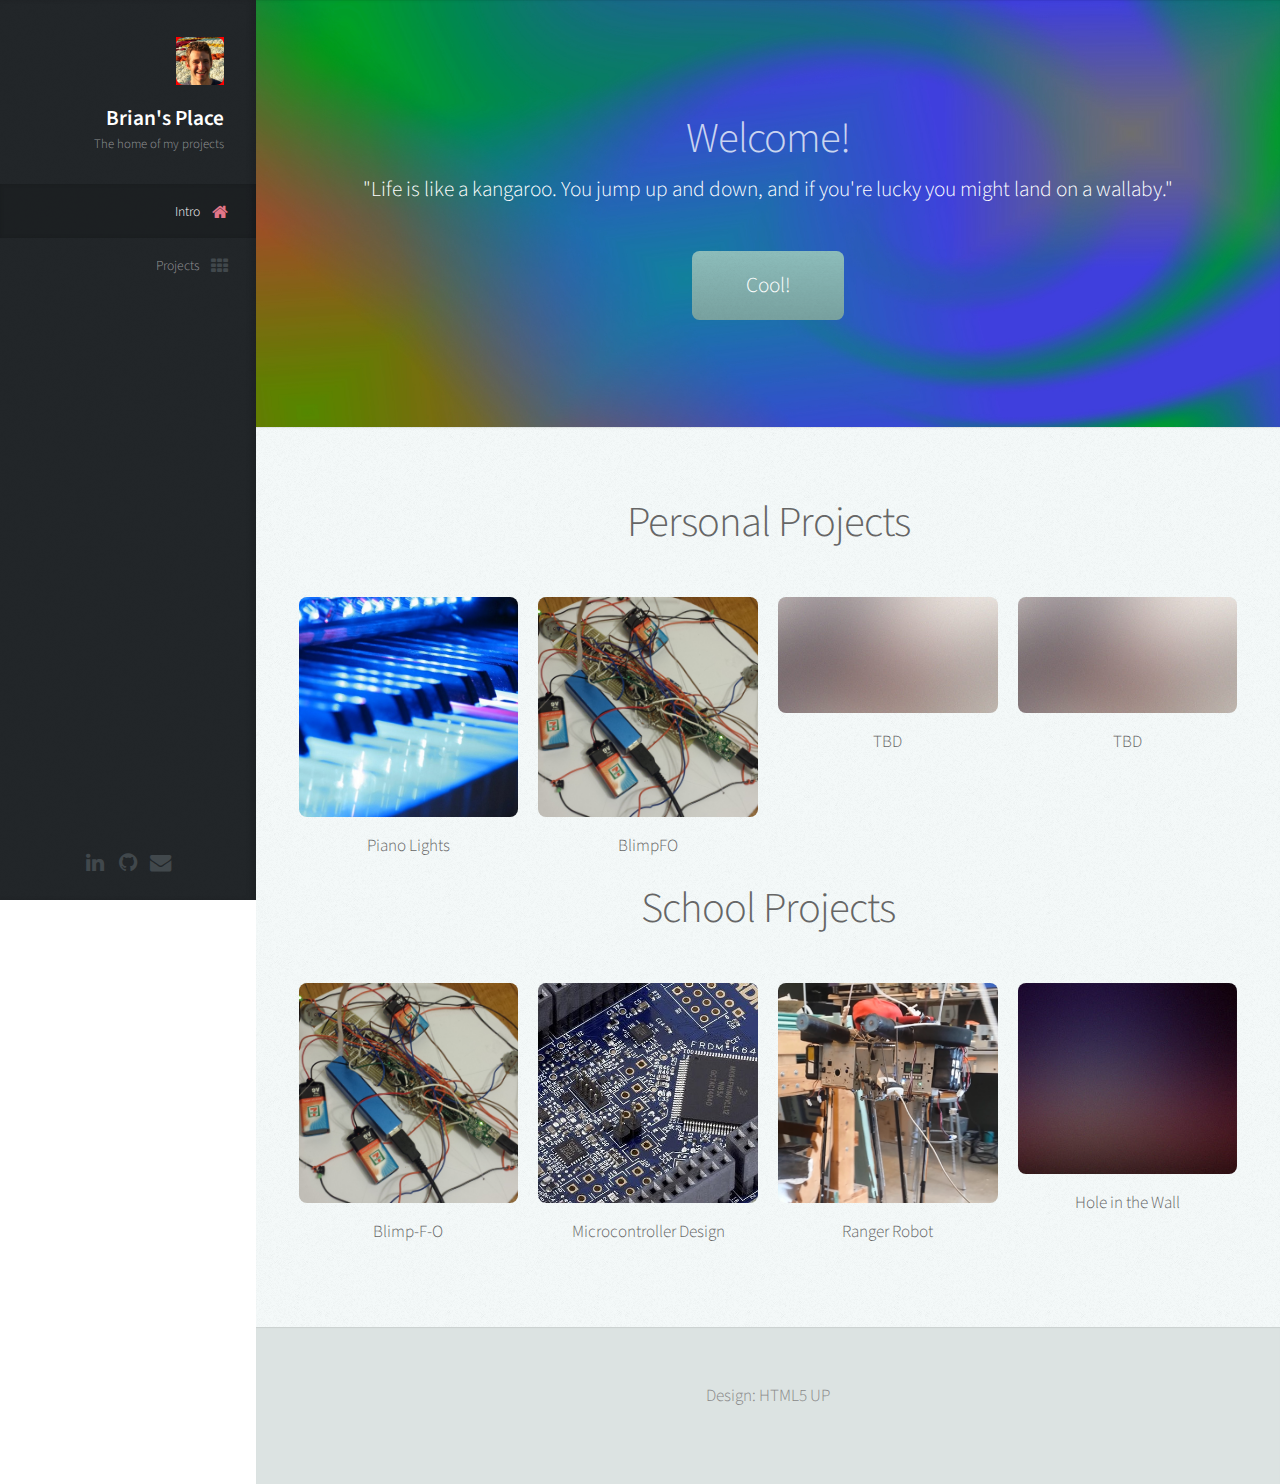
<file: index.html>
<!DOCTYPE HTML>
<!--
	Prologue by HTML5 UP 
	html5up.net | @ajlkn
	Free for personal and commercial use under the CCA 3.0 license (html5up.net/license)
-->
<html>
	<head>
		<link rel="icon" type="image/png" href="images/favicon-16x16.png" sizes="16x16" />
		<title>Brian's Place</title>
		<meta charset="utf-8" />
		<meta name="viewport" content="width=device-width, initial-scale=1" />
		<!--[if lte IE 8]><script src="assets/js/ie/html5shiv.js"></script><![endif]-->
		<link rel="stylesheet" href="assets/css/main.css" />
		<!--[if lte IE 8]><link rel="stylesheet" href="assets/css/ie8.css" /><![endif]-->
		<!--[if lte IE 9]><link rel="stylesheet" href="assets/css/ie9.css" /><![endif]-->
	</head>
	<body>

		<!-- Header -->
			<div id="header">

				<div class="top">

					<!-- Logo -->
						<div id="logo">
							<span class="image avatar48"><img src="images/me.jpg" alt="" /></span>
							<h1 id="title">Brian's Place</h1>
							<p>The home of my projects</p>
						</div>

					<!-- Nav -->
						<nav id="nav">
							<!--

								Prologue's nav expects links in one of two formats:

								1. Hash link (scrolls to a different section within the page)

								   <li><a href="#foobar" id="foobar-link" class="icon fa-whatever-icon-you-want skel-layers-ignoreHref"><span class="label">Foobar</span></a></li>

								2. Standard link (sends the user to another page/site)

								   <li><a href="http://foobar.tld" id="foobar-link" class="icon fa-whatever-icon-you-want"><span class="label">Foobar</span></a></li>

							-->
							<ul>
								<li><a href="#top" id="top-link" class="skel-layers-ignoreHref"><span class="icon fa-home">Intro</span></a></li>
								<li><a href="#projects" id="projects-link" class="skel-layers-ignoreHref"><span class="icon fa-th">Projects</span></a></li>
							</ul>
						</nav>

				</div>

				<div class="bottom">
					<!-- Social Icons -->
						<ul class="icons">
							<li><a href="https://www.linkedin.com/in/brianritchken" class="icon fa-linkedin" ><span class="label">LinkedIn</span></a></li>
							<li><a href="https://github.com/britchken" class="icon fa-github"><span class="label">Githube</span></a></li>
							<li><a href="mailto:bjr96@cornell.edu" class="icon fa-envelope"><span class="label">Email</span></a></li>
						</ul>

				</div>

			</div>

		<!-- Main -->
			<div id="main">

				<!-- Intro -->
					<section id="top" class="one dark cover">
						<div class="container">

							<header>
								<h2 class="alt">Welcome!</h2>
								<a>"Life is like a kangaroo. You jump up and down, and if you're lucky you might land on a wallaby."</a>
							</header>

							<footer>
								<a href="#projects" class="button scrolly">Cool!</a>
							</footer>

						</div>
					</section>

				<!-- projects -->
					<section id="projects" class="two">
						<div class="container">

							<header>
								<h2>Personal Projects</h2>
							</header>

							<div class="row">
								<div class="3u 6u(mobile)">
									<article class="item">
										<a href="piano-lights.html" class="image fit"><img src="images/piano.JPG" alt="" /></a>
										<header>
											<h3>Piano Lights</h3>
										</header>
									</article>
								</div>
								<div class="3u 6u$(mobile)">
									<article class="item">
										<a href="BlimpFO.html" class="image fit"><img src="images/pic01.jpg" alt="" /></a>
										<header>
											<h3>BlimpFO</h3>
										</header>
									</article>
								</div>
								<div class="3u 6u(mobile)">
									<article class="item">
										<a href="#" class="image fit"><img src="images/pic06.jpg" alt="" /></a>
										<header>
											<h3>TBD</h3>
										</header>
									</article>
								</div>
								<div class="3u$ 6u$(mobile)">
									<article class="item">
										<a href="#" class="image fit"><img src="images/pic06.jpg" alt="" /></a>
										<header>
											<h3>TBD</h3>
										</header>
									</article>
								</div>
							</div>

							<header>
								<h2>School Projects</h2>
							</header>

							<div class="row">
								<div class="3u 6u(mobile)">
									<article class="item">
										<a href="blimpFO.html" class="image fit"><img src="images/pic01.jpg" alt="" /></a>
										<header>
											<h3>Blimp-F-O</h3>
										</header>
									</article>
								</div>
								<div class="3u 6u$(mobile)">
									<article class="item">
										<a href="3140.html" class="image fit"><img src="images/boardzoom.jpg" alt="" /></a>
										<header>
											<h3>Microcontroller Design</h3>
										</header>
									</article>
								</div>
								<div class="3u 6u(mobile)">
									<article class="item">
										<a href="ranger.html" class="image fit"><img src="images/ranger.png" alt="" /></a>
										<header>
											<h3>Ranger Robot</h3>
										</header>
									</article>
								</div>
								<div class="3u$ 6u$(mobile)">
									<article class="item">
									<article class="item">
										<a href="#" class="image fit"><img src="images/pic07.jpg" alt="" /></a>
										<header>
											<h3>Hole in the Wall</h3>
										</header>
									</article>
								</div>
							</div>

						</div>
					</section>
			</div>

		<!-- Footer -->
			<div id="footer">

				<!-- Copyright -->
					<ul class="copyright">
						<li>Design: <a href="http://html5up.net">HTML5 UP</a></li>
					</ul>

			</div>

		<!-- Scripts -->
			<script src="assets/js/jquery.min.js"></script>
			<script src="assets/js/jquery.scrolly.min.js"></script>
			<script src="assets/js/jquery.scrollzer.min.js"></script>
			<script src="assets/js/skel.min.js"></script>
			<script src="assets/js/util.js"></script>
			<!--[if lte IE 8]><script src="assets/js/ie/respond.min.js"></script><![endif]-->
			<script src="assets/js/main.js"></script>

	</body>
</html>
</file>
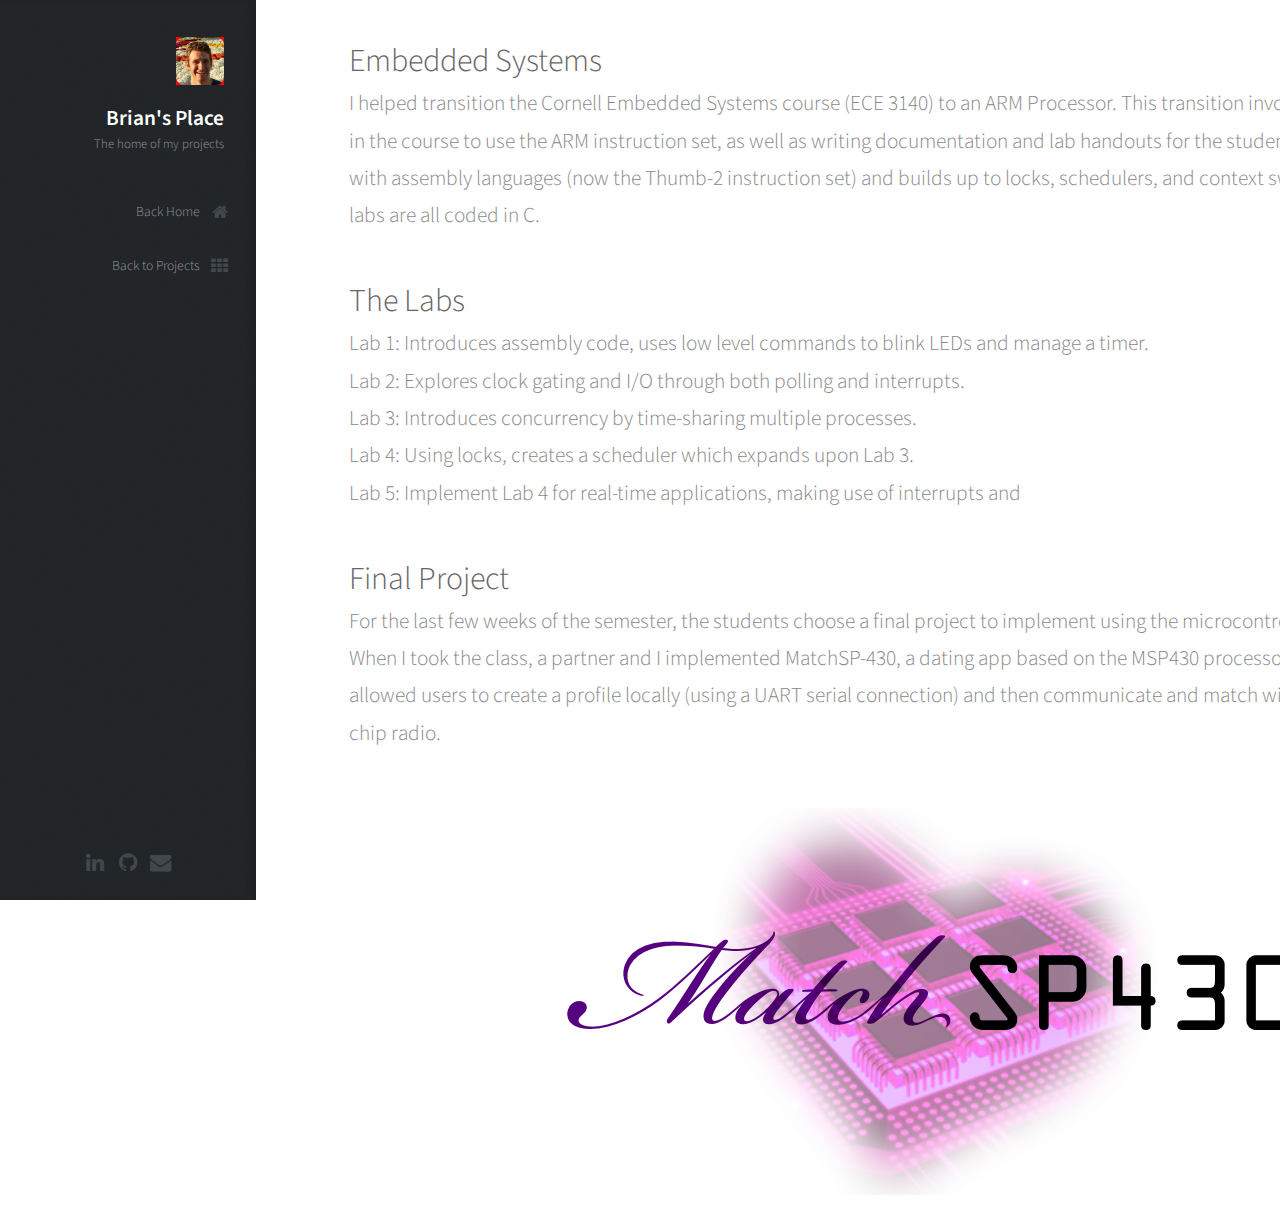
<file: 3140.html>
<!DOCTYPE HTML>
<!--
	TXT by HTML5 UP
	html5up.net | @n33co
	Free for personal and commercial use under the CCA 3.0 license (html5up.net/license)
-->
<html>
	<head>
		<link rel="icon" type="image/png" href="images/favicon-16x16.png" sizes="16x16" />
		<title>Brian - Piano Lights</title>
		<meta charset="utf-8" />
		<meta name="viewport" content="width=device-width, initial-scale=1" />
		<!--[if lte IE 8]><script src="assets/js/ie/html5shiv.js"></script><![endif]-->
		<link rel="stylesheet" href="assets/css/main.css" />
		<!--[if lte IE 8]><link rel="stylesheet" href="assets/css/ie8.css" /><![endif]-->
	</head>
	<body>
		<div id="header">
				<div class="top">
					<!-- Logo -->
						<div id="logo">
							<span class="image avatar48"><img src="images/me.jpg" alt="" /></span>
							<h1 id="title">Brian's Place</h1>
							<p>The home of my projects</p>
						</div>

					<!-- Nav -->
						<nav id="nav">
							<ul>
								<li><a href="index.html" id="top-link" class="skel-layers-ignoreHref"><span class="icon fa-home">Back Home</span></a></li>
								<li><a href="index.html#projects" id="portfolio-link" class="skel-layers-ignoreHref"><span class="icon fa-th">Back to Projects</span></a></li>
							</ul>
						</nav>
				</div>

				<div class="bottom">
					<!-- Social Icons -->
						<ul class="icons">
							<li><a href="https://www.linkedin.com/in/brianritchken" class="icon fa-linkedin" ><span class="label">LinkedIn</span></a></li>
							<li><a href="https://github.com/britchken" class="icon fa-github"><span class="label">Githube</span></a></li>
							<li><a href="mailto:bjr96@cornell.edu" class="icon fa-envelope"><span class="label">Email</span></a></li>
						</ul>

				</div>

			</div>

		<div id="page-wrapper">
			<!-- Main -->
				<div id="main-wrapper">
					<div id="main" class="container">
						<div class="row">
							<div class="12u">
								<div class="content">
									<div class="final-inner">

									<!-- Content -->
										<article class="box page-content">
										<br>
										<h3>Embedded Systems</h3>
										<p>I helped transition the Cornell Embedded Systems course (ECE 3140) to an ARM Processor. This transition involved adapting the 5 labs in the course to use the ARM instruction set, as well as writing documentation and lab handouts for the students. The course begins with assembly languages (now the Thumb-2 instruction set) and builds up to locks, schedulers, and context switching. The further labs are all coded in C.</p>

										<h3>The Labs</h3>
										<p>
											Lab 1: Introduces assembly code, uses low level commands to blink LEDs and manage a timer.
											<br>
											Lab 2: Explores clock gating and I/O through both polling and interrupts.
											<br>
											Lab 3: Introduces concurrency by time-sharing multiple processes.
											<br>
											Lab 4: Using locks, creates a scheduler which expands upon Lab 3.
											<br>
											Lab 5: Implement Lab 4 for real-time applications, making use of interrupts and 
											<br>
										</p>

										<h3>Final Project</h3>
										<p>For the last few weeks of the semester, the students choose a final project to implement using the microcontroller from the class. When I took the class, a partner and I implemented MatchSP-430, a dating app based on the MSP430 processor. This application allowed users to create a profile locally (using a UART serial connection) and then communicate and match with other users via the on-chip radio.
										<center>
											<img src="images/matchsp.png" alt="The logo for our project" />
										</center>

										</article>
									</div>
								</div>
							</div>
						</div>
					</div>
				</div>
		</div>

		<!-- Scripts -->
			<script src="assets/js/jquery.min.js"></script>
			<script src="assets/js/jquery.scrolly.min.js"></script>
			<script src="assets/js/jquery.scrollzer.min.js"></script>
			<script src="assets/js/skel.min.js"></script>
			<script src="assets/js/util.js"></script>
			<!--[if lte IE 8]><script src="assets/js/ie/respond.min.js"></script><![endif]-->
			<script src="assets/js/main.js"></script>

	</body>
</html>
</file>
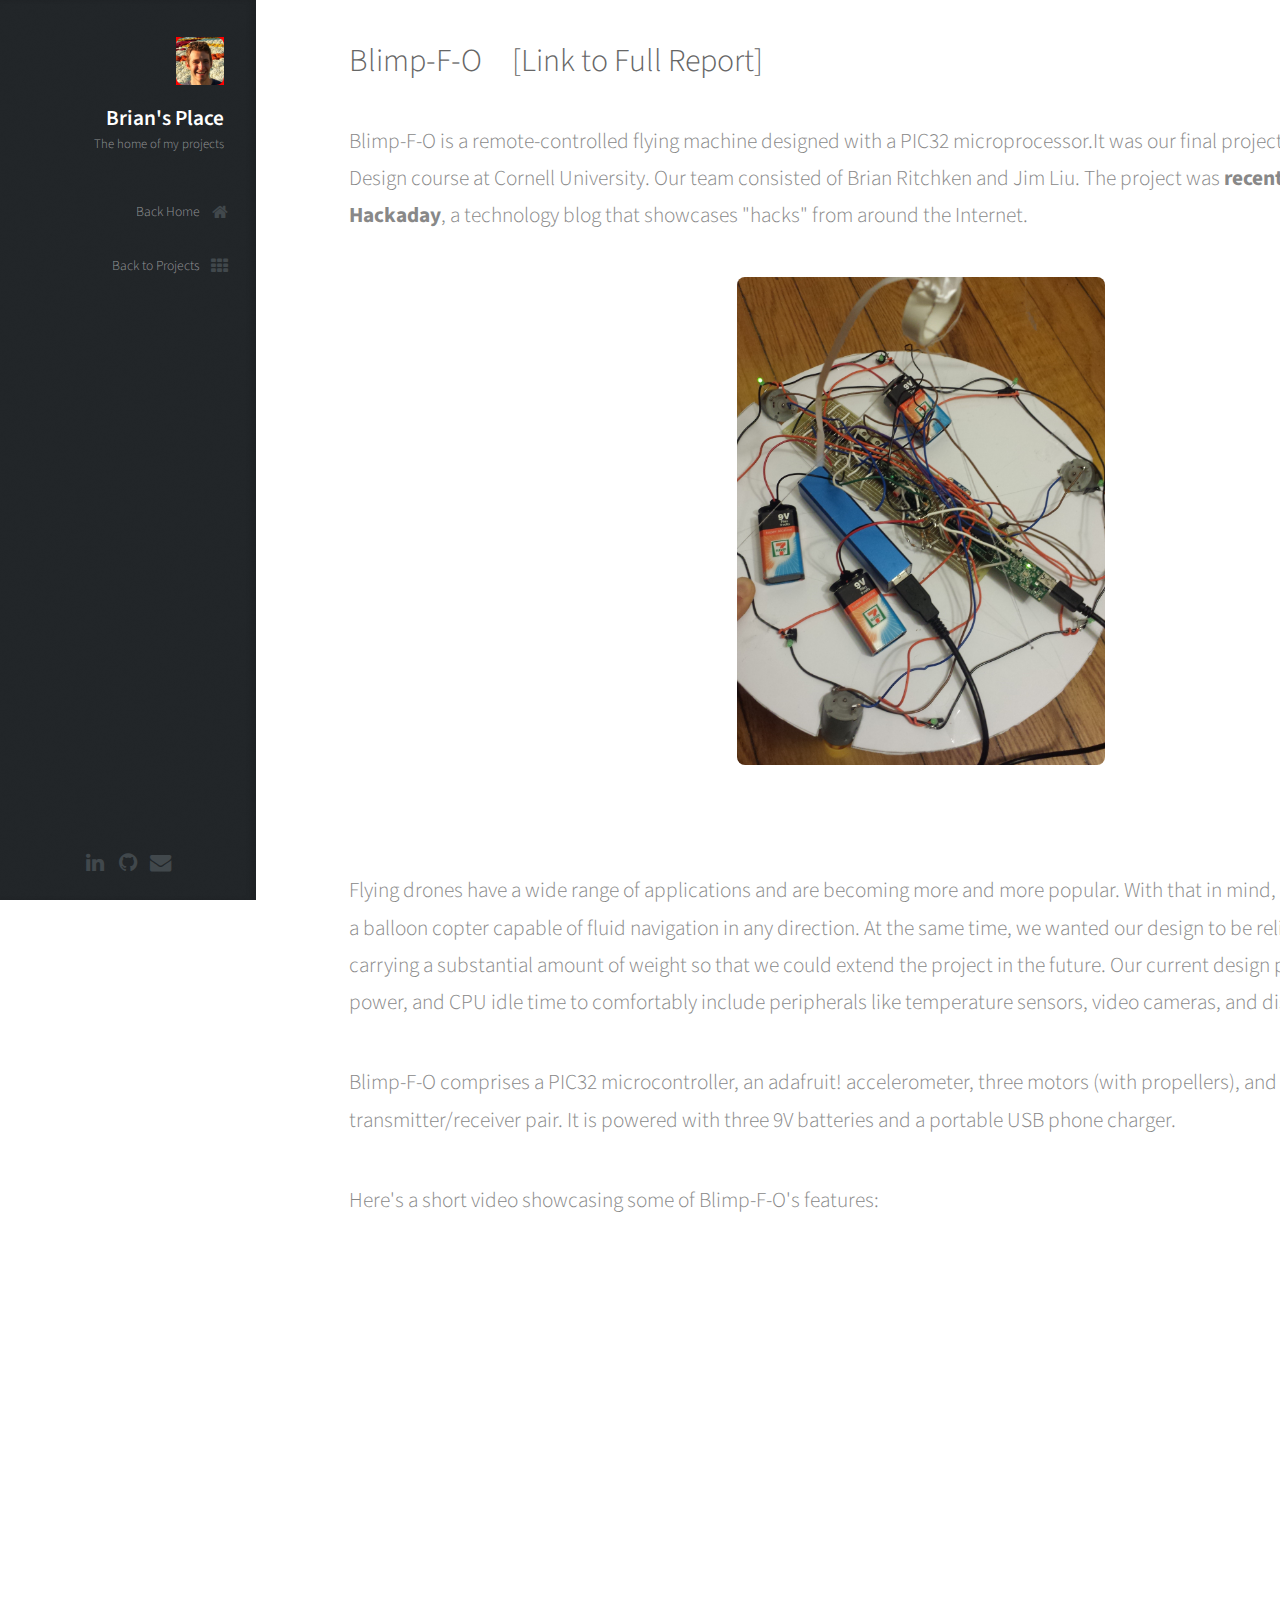
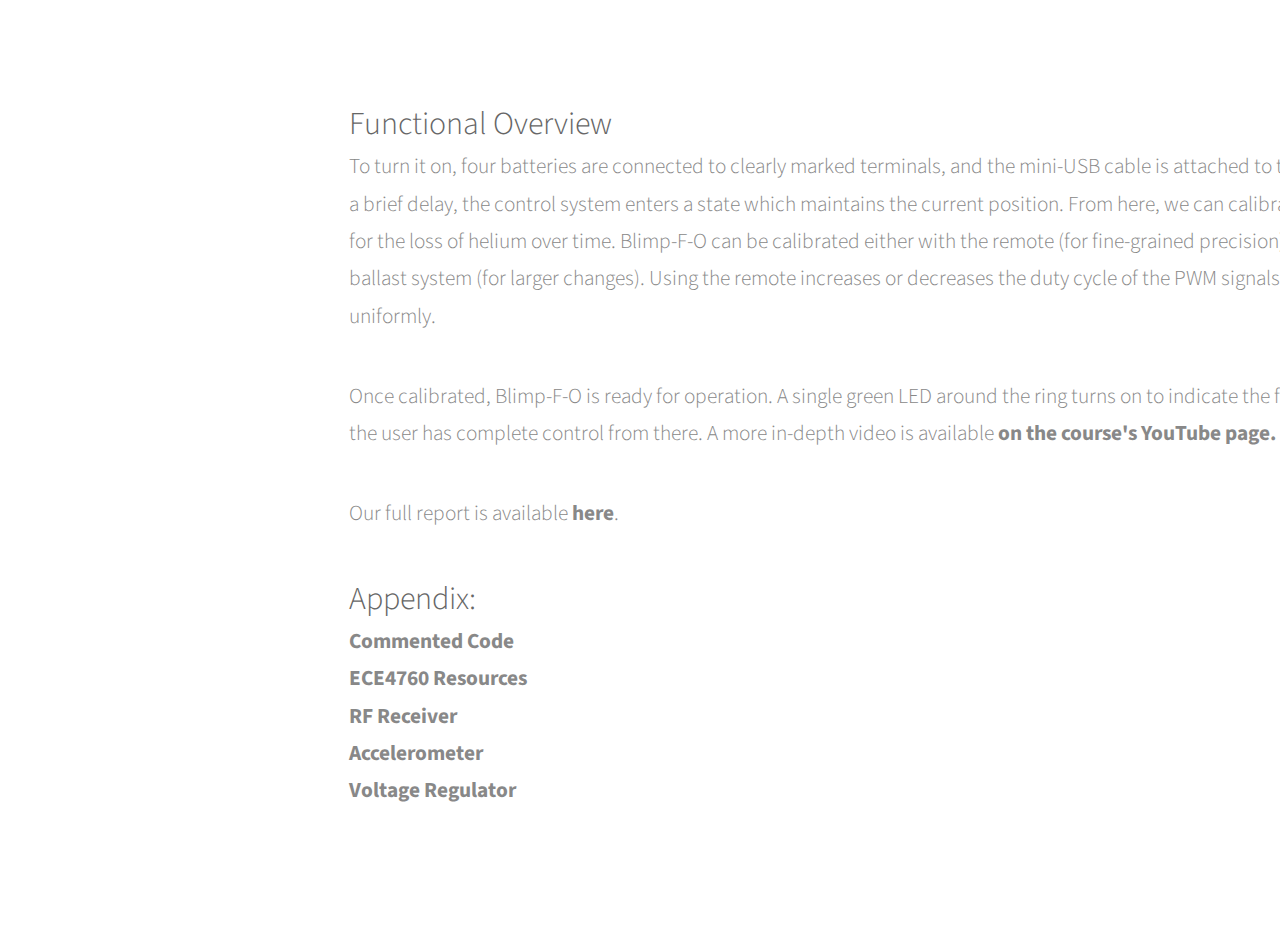
<file: BlimpFO.html>
<!DOCTYPE HTML>
<!--
	TXT by HTML5 UP
	html5up.net | @n33co
	Free for personal and commercial use under the CCA 3.0 license (html5up.net/license) 
-->
<html>
	<head>
		<link rel="icon" type="image/png" href="images/favicon-16x16.png" sizes="16x16" />
		<title>Brian - Blimp-F-O</title>
		<meta charset="utf-8" />
		<meta name="viewport" content="width=device-width, initial-scale=1" />
		<!--[if lte IE 8]><script src="assets/js/ie/html5shiv.js"></script><![endif]-->
		<link rel="stylesheet" href="assets/css/main.css" />
		<!--[if lte IE 8]><link rel="stylesheet" href="assets/css/ie8.css" /><![endif]-->
	</head>
	<body>
		<div id="header">
				<div class="top">
					<!-- Logo -->
						<div id="logo">
							<span class="image avatar48"><img src="images/me.jpg" alt="" /></span>
							<h1 id="title">Brian's Place</h1>
							<p>The home of my projects</p>
						</div>

					<!-- Nav -->
						<nav id="nav">
							<ul>
								<li><a href="index.html" id="top-link" class="skel-layers-ignoreHref"><span class="icon fa-home">Back Home</span></a></li>
								<li><a href="index.html#projects" id="portfolio-link" class="skel-layers-ignoreHref"><span class="icon fa-th">Back to Projects</span></a></li>
							</ul>
						</nav>
				</div>

				<div class="bottom">
					<!-- Social Icons -->
						<ul class="icons">
							<li><a href="https://www.linkedin.com/in/brianritchken" class="icon fa-linkedin" ><span class="label">LinkedIn</span></a></li>
							<li><a href="https://github.com/britchken" class="icon fa-github"><span class="label">Githube</span></a></li>
							<li><a href="mailto:bjr96@cornell.edu" class="icon fa-envelope"><span class="label">Email</span></a></li>
						</ul>

				</div>

			</div>

		<div id="page-wrapper">
			<!-- Main -->
				<div id="main-wrapper">
					<div id="main" class="container">
						<div class="row">
							<div class="12u">
								<div class="content">
									<div class="final-inner">
									<!-- Introduction -->
										<article class="box page-content">
											<section id="intro" class="two">
											<br>
											<h3 class="major"><span>Blimp-F-O &nbsp &nbsp <a href="http://people.ece.cornell.edu/land/courses/ece4760/FinalProjects/f2015/bjr96_jl2628/bjr96_jl2628/bjr96_jl2628/index.html"> [Link to Full Report]</a></span></h3>
											<br>

											<p>
													Blimp-F-O is a remote-controlled flying machine designed with a PIC32 microprocessor.It was our final project for the Microcontroller Design course at Cornell University. Our team consisted of Brian Ritchken and Jim Liu. The project was  <a class="blaster" href="http://hackaday.com/2015/12/25/you-need-a-self-righting-thrust-vector-balloon-copter/">recently featured on Hackaday</a>, a technology blog that showcases "hacks" from around the Internet.
											</p>
											<div class = "row">
												<div class = "4u 3u(mobile)">
												</div>
												<div class = "4u 6u(mobile)">
													<a href="images/overview.jpg" class="image featured"><img src="images/overview.jpg" alt="" /></a>
												</div>
												<div class = "4u 3u(mobile)">
												</div>
											</div>
												
												
											</section>

											<!-- Appendix -->
										<section id="appendix" class="seven">

											

											<p> Flying drones have a wide range of applications and are becoming more and more popular. With that in mind, we decided to construct a balloon copter capable of fluid navigation in any direction. At the same time, we wanted our design to be reliable and capable of carrying a substantial amount of weight so that we could extend the project in the future. Our current design provides enough thrust, power, and CPU idle time to comfortably include peripherals like temperature sensors, video cameras, and displays.</p>

											<p>Blimp-F-O comprises a PIC32 microcontroller, an adafruit! accelerometer, three motors (with propellers), and an adafruit! 350 MHz transmitter/receiver pair. It is powered with three 9V batteries and a portable USB phone charger.</p>

											<p align = "left"> Here's a short video showcasing some of Blimp-F-O's features:</p>

											<iframe width="70%" height="300px" src="https://www.youtube.com/embed/KlfAZTL0oaY" frameborder="0" allowfullscreen></iframe>
										</section>

										<!-- High Level Design -->
										<section id="high" class="three">
											<br> <br>

											<h3 align = "left">Functional Overview</h3>

											<p align = "left">To turn it on, four batteries are connected to clearly marked terminals, and the mini-USB cable is attached to the microprocessor. After a brief delay, the control system enters a state which maintains the current position. From here, we can calibrate the blimp to account for the loss of helium over time. Blimp-F-O can be calibrated either with the remote (for fine-grained precision) or by an on-board ballast system (for larger changes). Using the remote increases or decreases the duty cycle of the PWM signals to the three motors uniformly.</p>

											<p align = "left">Once calibrated, Blimp-F-O is ready for operation. A single green LED around the ring turns on to indicate the forward direction, and the user has complete control from there. A more in-depth video is available <a class="blaster" href = "https://www.youtube.com/watch?v=22MGosOH8qk&list=PLKcjQ_UFkrd7JYi9yO2zcU4sMUj3x_pOL"> on the course's YouTube page. </a></p>

											<p align = "left"> Our full report is available <a class="blaster" href = "http://people.ece.cornell.edu/land/courses/ece4760/FinalProjects/f2015/bjr96_jl2628/bjr96_jl2628/bjr96_jl2628/index.html"> here</a>. </p>
											
											<h3><span>Appendix:</span></h3>

											<a class="blaster" href = "code.html"> Commented Code <br></a>

											<a class="blaster" href = "http://people.ece.cornell.edu/land/courses/ece4760/">
												ECE4760 Resources
												<br>
											</a>

											<a class="blaster" href = "https://www.adafruit.com/datasheets/PT2272.pdf">
												RF Receiver <br>
											</a>

											<a class="blaster" href = "https://www.adafruit.com/datasheets/Freescale_MMA8451QR1.pdf">
												Accelerometer <br>
											</a>

											<a class="blaster" href = "http://www.ti.com.cn/cn/lit/ds/symlink/lm140l.pdf">
												Voltage Regulator
										  </a>

										</section>
									</article>
										<br>
								</div>
							</div>
						</div>
					</div>
				</div>
			</div>
		</div>

		<!-- Scripts -->
			<script src="assets/js/jquery.min.js"></script>
			<script src="assets/js/jquery.dropotron.min.js"></script>
			<script src="assets/js/skel.min.js"></script>
			<script src="assets/js/skel-viewport.min.js"></script>
			<script src="assets/js/util.js"></script>
			<!--[if lte IE 8]><script src="assets/js/ie/respond.min.js"></script><![endif]-->
			<script src="assets/js/main.js"></script>

	</body>
</html>
</file>
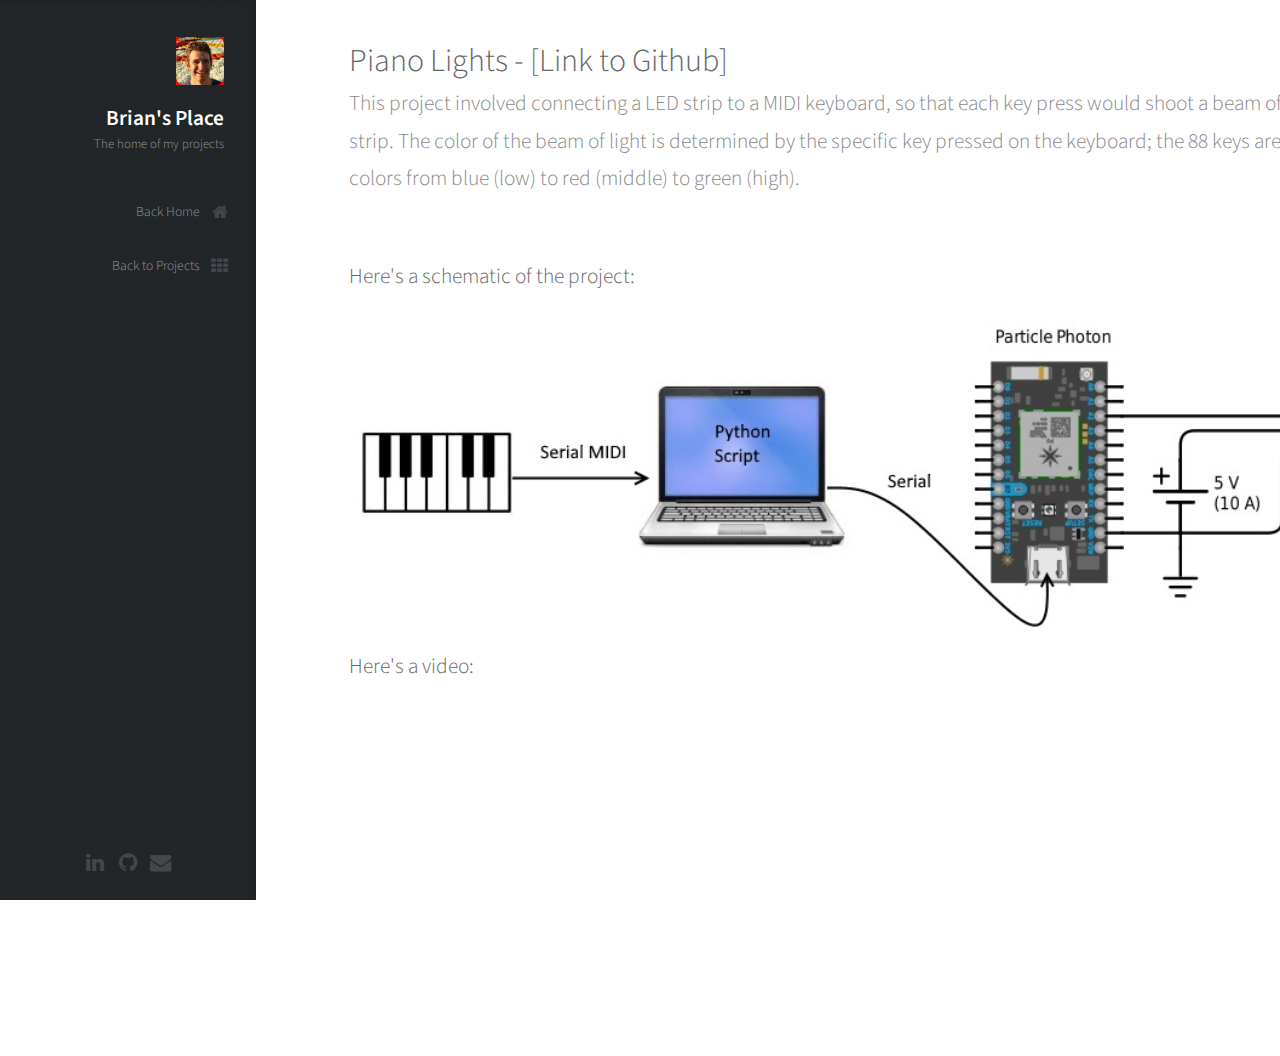
<file: piano-lights.html>
<!DOCTYPE HTML>
<!--
	TXT by HTML5 UP
	html5up.net | @n33co
	Free for personal and commercial use under the CCA 3.0 license (html5up.net/license)
-->
<html>
	<head>
		<link rel="icon" type="image/png" href="images/favicon-16x16.png" sizes="16x16" />
		<title>Brian - Piano Lights</title>
		<meta charset="utf-8" />
		<meta name="viewport" content="width=device-width, initial-scale=1" />
		<!--[if lte IE 8]><script src="assets/js/ie/html5shiv.js"></script><![endif]-->
		<link rel="stylesheet" href="assets/css/main.css" />
		<!--[if lte IE 8]><link rel="stylesheet" href="assets/css/ie8.css" /><![endif]-->
	</head>
	<body>
		<div id="header">
				<div class="top">
					<!-- Logo -->
						<div id="logo">
							<span class="image avatar48"><img src="images/me.jpg" alt="" /></span>
							<h1 id="title">Brian's Place</h1>
							<p>The home of my projects</p>
						</div>

					<!-- Nav -->
						<nav id="nav">
							<ul>
								<li><a href="index.html" id="top-link" class="skel-layers-ignoreHref"><span class="icon fa-home">Back Home</span></a></li>
								<li><a href="index.html#projects" id="portfolio-link" class="skel-layers-ignoreHref"><span class="icon fa-th">Back to Projects</span></a></li>
							</ul>
						</nav>
				</div>

				<div class="bottom">
					<!-- Social Icons -->
						<ul class="icons">
							<li><a href="https://www.linkedin.com/in/brianritchken" class="icon fa-linkedin" ><span class="label">LinkedIn</span></a></li>
							<li><a href="https://github.com/britchken" class="icon fa-github"><span class="label">Githube</span></a></li>
							<li><a href="mailto:bjr96@cornell.edu" class="icon fa-envelope"><span class="label">Email</span></a></li>
						</ul>

				</div>

			</div>

		<div id="page-wrapper">
			<!-- Main -->
				<div id="main-wrapper">
					<div id="main" class="container">
						<div class="row">
							<div class="12u">
								<div class="content">
									<div class="final-inner">

									<!-- Content -->
										<article class="box page-content">

											<br>

											<section>
												<h3>Piano Lights - <a href="https://github.com/britchken/PianoLights"> [Link to Github]</a></h3>
												<p>
													This project involved connecting a LED strip to a MIDI keyboard, so that each key press would shoot a beam of light down the LED strip. The color of the beam of light is determined by the specific key pressed on the keyboard; the 88 keys are mapped to a rainbow of colors from blue (low) to red (middle) to green (high).
												</p>
											</section>

											
											<h4>Here's a schematic of the project:</h4>
											<a href="images/pianoPath.jpg"> <img width="100%" align="middle" src="images/pianoPath.jpg"></a>
											<br>

											<h4>Here's a video: </h4>
											<iframe width="560" height="315" src="https://www.youtube.com/embed/amryj_WyUvI" frameborder="0" allow="accelerometer; autoplay; encrypted-media; gyroscope; picture-in-picture" allowfullscreen></iframe>
											<br>
										</article>
									</div>
								</div>
							</div>
						</div>
					</div>
				</div>
		</div>

		<!-- Scripts -->
			<script src="assets/js/jquery.min.js"></script>
			<script src="assets/js/jquery.scrolly.min.js"></script>
			<script src="assets/js/jquery.scrollzer.min.js"></script>
			<script src="assets/js/skel.min.js"></script>
			<script src="assets/js/util.js"></script>
			<!--[if lte IE 8]><script src="assets/js/ie/respond.min.js"></script><![endif]-->
			<script src="assets/js/main.js"></script>

	</body>
</html>
</file>
<file: assets/css/ie8.css>
/*
	Prologue by HTML5 UP
	html5up.net | @ajlkn
	Free for personal and commercial use under the CCA 3.0 license (html5up.net/license)
*/

/* Section/Article */

	section > .last-child, section.last-child, article > .last-child, article.last-child {
		margin-bottom: 0;
	}

/* Form */

	form input[type="text"],
	form input[type="email"],
	form input[type="password"],
	form select,
	form textarea {
		-ms-behavior: url("assets/js/ie/PIE.htc");
	}

/* Button */

	input[type="button"],
	input[type="submit"],
	input[type="reset"],
	button,
	.button {
		-ms-behavior: url("assets/js/ie/PIE.htc");
	}

/* Header */

	#nav ul li a {
		color: #888;
	}

		#nav ul li a.active {
			background: #1C2022;
		}

	#headerToggle .toggle {
		background-color: #888;
	}

/* Main */

	#main > section.cover {
		background-position: auto;
		-ms-behavior: url("assets/js/ie/backgroundsize.min.htc");
	}
</file>
<file: assets/css/ie9.css>
/*
	Prologue by HTML5 UP
	html5up.net | @ajlkn
	Free for personal and commercial use under the CCA 3.0 license (html5up.net/license)
*/

/* Button */

	input[type="button"],
	input[type="submit"],
	input[type="reset"],
	button,
	.button {
		background-image: url("images/ie/grad0-15.svg");
	}
</file>
<file: assets/css/main.css>
@import url("font-awesome.min.css");
@import url("https://fonts.googleapis.com/css?family=Source+Sans+Pro:300,300italic,400,600");

/*
	Prologue by HTML5 UP
	html5up.net | @ajlkn
	Free for personal and commercial use under the CCA 3.0 license (html5up.net/license)
*/

/* Reset */
  .final-inner {
  	margin-left: 50px;
  }

  .blaster {
  	font-weight: bold;
  }

	iframe {
		display: block;
  	margin: 0 auto;
	}

	html, body, div, span, applet, object, h1, h2, h3, h4, h5, h6, p, blockquote, pre, a, abbr, acronym, address, big, cite, code, del, dfn, em, img, ins, kbd, q, s, samp, small, strike, strong, sub, sup, tt, var, b, u, i, center, dl, dt, dd, ol, ul, li, fieldset, form, label, legend, table, caption, tbody, tfoot, thead, tr, th, td, article, aside, canvas, details, embed, figure, figcaption, footer, header, hgroup, menu, nav, output, ruby, section, summary, time, mark, audio, video {
		margin: 0;
		padding: 0;
		border: 0;
		font-size: 100%;
		font: inherit;
		vertical-align: baseline;
	}

	article, aside, details, figcaption, figure, footer, header, hgroup, menu, nav, section {
		display: block;
	}

	body {
		line-height: 1;
	}

	ol, ul {
		list-style: none;
	}

	blockquote, q {
		quotes: none;
	}

	blockquote:before, blockquote:after, q:before, q:after {
		content: '';
		content: none;
	}

	table {
		border-collapse: collapse;
		border-spacing: 0;
	}

	body {
		-webkit-text-size-adjust: none;
	}

/* Box Model */

	*, *:before, *:after {
		-moz-box-sizing: border-box;
		-webkit-box-sizing: border-box;
		box-sizing: border-box;
	}

/* Containers */

	.container {
		margin-left: auto;
		margin-right: auto;
	}

	.container.\31 25\25 {
		width: 100%;
		max-width: 1750px;
		min-width: 1400px;
	}

	.container.\37 5\25 {
		width: 1050px;
	}

	.container.\35 0\25 {
		width: 700px;
	}

	.container.\32 5\25 {
		width: 350px;
	}

	.container {
		width: 1400px;
	}

	@media screen and (min-width: 961px) and (max-width: 1880px) {

		.container.\31 25\25 {
			width: 100%;
			max-width: 1500px;
			min-width: 1200px;
		}

		.container.\37 5\25 {
			width: 900px;
		}

		.container.\35 0\25 {
			width: 600px;
		}

		.container.\32 5\25 {
			width: 300px;
		}

		.container {
			width: 1200px;
		}

	}

	@media screen and (min-width: 961px) and (max-width: 1620px) {

		.container.\31 25\25 {
			width: 100%;
			max-width: 1200px;
			min-width: 960px;
		}

		.container.\37 5\25 {
			width: 720px;
		}

		.container.\35 0\25 {
			width: 480px;
		}

		.container.\32 5\25 {
			width: 240px;
		}

		.container {
			width: 960px;
		}

	}

	@media screen and (min-width: 961px) and (max-width: 1320px) {

		.container.\31 25\25 {
			width: 100%;
			max-width: 125%;
			min-width: 100%;
		}

		.container.\37 5\25 {
			width: 75%;
		}

		.container.\35 0\25 {
			width: 50%;
		}

		.container.\32 5\25 {
			width: 25%;
		}

		.container {
			width: 100%;
		}

	}

	@media screen and (max-width: 960px) {

		.container.\31 25\25 {
			width: 100%;
			max-width: 125%;
			min-width: 100%;
		}

		.container.\37 5\25 {
			width: 75%;
		}

		.container.\35 0\25 {
			width: 50%;
		}

		.container.\32 5\25 {
			width: 25%;
		}

		.container {
			width: 100%;
		}

	}

	@media screen and (max-width: 736px) {

		.container.\31 25\25 {
			width: 100%;
			max-width: 125%;
			min-width: 100%;
		}

		.container.\37 5\25 {
			width: 75%;
		}

		.container.\35 0\25 {
			width: 50%;
		}

		.container.\32 5\25 {
			width: 25%;
		}

		.container {
			width: 100% !important;
		}

	}

/* Grid */

	.row {
		border-bottom: solid 1px transparent;
		-moz-box-sizing: border-box;
		-webkit-box-sizing: border-box;
		box-sizing: border-box;
	}

	.row > * {
		float: left;
		-moz-box-sizing: border-box;
		-webkit-box-sizing: border-box;
		box-sizing: border-box;
	}

	.row:after, .row:before {
		content: '';
		display: block;
		clear: both;
		height: 0;
	}

	.row.uniform > * > :first-child {
		margin-top: 0;
	}

	.row.uniform > * > :last-child {
		margin-bottom: 0;
	}

	.row.\30 \25 > * {
		padding: 0px 0 0 0px;
	}

	.row.\30 \25 {
		margin: 0px 0 -1px 0px;
	}

	.row.uniform.\30 \25 > * {
		padding: 0px 0 0 0px;
	}

	.row.uniform.\30 \25 {
		margin: 0px 0 -1px 0px;
	}

	.row > * {
		padding: 40px 0 0 40px;
	}

	.row {
		margin: -40px 0 -1px -40px;
	}

	.row.uniform > * {
		padding: 40px 0 0 40px;
	}

	.row.uniform {
		margin: -40px 0 -1px -40px;
	}

	.row.\32 00\25 > * {
		padding: 80px 0 0 80px;
	}

	.row.\32 00\25 {
		margin: -80px 0 -1px -80px;
	}

	.row.uniform.\32 00\25 > * {
		padding: 80px 0 0 80px;
	}

	.row.uniform.\32 00\25 {
		margin: -80px 0 -1px -80px;
	}

	.row.\31 50\25 > * {
		padding: 60px 0 0 60px;
	}

	.row.\31 50\25 {
		margin: -60px 0 -1px -60px;
	}

	.row.uniform.\31 50\25 > * {
		padding: 60px 0 0 60px;
	}

	.row.uniform.\31 50\25 {
		margin: -60px 0 -1px -60px;
	}

	.row.\35 0\25 > * {
		padding: 20px 0 0 20px;
	}

	.row.\35 0\25 {
		margin: -20px 0 -1px -20px;
	}

	.row.uniform.\35 0\25 > * {
		padding: 20px 0 0 20px;
	}

	.row.uniform.\35 0\25 {
		margin: -20px 0 -1px -20px;
	}

	.row.\32 5\25 > * {
		padding: 10px 0 0 10px;
	}

	.row.\32 5\25 {
		margin: -10px 0 -1px -10px;
	}

	.row.uniform.\32 5\25 > * {
		padding: 10px 0 0 10px;
	}

	.row.uniform.\32 5\25 {
		margin: -10px 0 -1px -10px;
	}

	.\31 2u, .\31 2u\24 {
		width: 100%;
		clear: none;
		margin-left: 0;
	}

	.\31 1u, .\31 1u\24 {
		width: 91.6666666667%;
		clear: none;
		margin-left: 0;
	}

	.\31 0u, .\31 0u\24 {
		width: 83.3333333333%;
		clear: none;
		margin-left: 0;
	}

	.\39 u, .\39 u\24 {
		width: 75%;
		clear: none;
		margin-left: 0;
	}

	.\38 u, .\38 u\24 {
		width: 66.6666666667%;
		clear: none;
		margin-left: 0;
	}

	.\37 u, .\37 u\24 {
		width: 58.3333333333%;
		clear: none;
		margin-left: 0;
	}

	.\36 u, .\36 u\24 {
		width: 50%;
		clear: none;
		margin-left: 0;
	}

	.\35 u, .\35 u\24 {
		width: 41.6666666667%;
		clear: none;
		margin-left: 0;
	}

	.\34 u, .\34 u\24 {
		width: 33.3333333333%;
		clear: none;
		margin-left: 0;
	}

	.\33 u, .\33 u\24 {
		width: 25%;
		clear: none;
		margin-left: 0;
	}

	.\32 u, .\32 u\24 {
		width: 16.6666666667%;
		clear: none;
		margin-left: 0;
	}

	.\31 u, .\31 u\24 {
		width: 8.3333333333%;
		clear: none;
		margin-left: 0;
	}

	.\31 2u\24 + *,
	.\31 1u\24 + *,
	.\31 0u\24 + *,
	.\39 u\24 + *,
	.\38 u\24 + *,
	.\37 u\24 + *,
	.\36 u\24 + *,
	.\35 u\24 + *,
	.\34 u\24 + *,
	.\33 u\24 + *,
	.\32 u\24 + *,
	.\31 u\24 + * {
		clear: left;
	}

	.\-11u {
		margin-left: 91.66667%;
	}

	.\-10u {
		margin-left: 83.33333%;
	}

	.\-9u {
		margin-left: 75%;
	}

	.\-8u {
		margin-left: 66.66667%;
	}

	.\-7u {
		margin-left: 58.33333%;
	}

	.\-6u {
		margin-left: 50%;
	}

	.\-5u {
		margin-left: 41.66667%;
	}

	.\-4u {
		margin-left: 33.33333%;
	}

	.\-3u {
		margin-left: 25%;
	}

	.\-2u {
		margin-left: 16.66667%;
	}

	.\-1u {
		margin-left: 8.33333%;
	}

	@media screen and (min-width: 961px) and (max-width: 1880px) {

		.row > * {
			padding: 40px 0 0 40px;
		}

		.row {
			margin: -40px 0 -1px -40px;
		}

		.row.uniform > * {
			padding: 40px 0 0 40px;
		}

		.row.uniform {
			margin: -40px 0 -1px -40px;
		}

		.row.\32 00\25 > * {
			padding: 80px 0 0 80px;
		}

		.row.\32 00\25 {
			margin: -80px 0 -1px -80px;
		}

		.row.uniform.\32 00\25 > * {
			padding: 80px 0 0 80px;
		}

		.row.uniform.\32 00\25 {
			margin: -80px 0 -1px -80px;
		}

		.row.\31 50\25 > * {
			padding: 60px 0 0 60px;
		}

		.row.\31 50\25 {
			margin: -60px 0 -1px -60px;
		}

		.row.uniform.\31 50\25 > * {
			padding: 60px 0 0 60px;
		}

		.row.uniform.\31 50\25 {
			margin: -60px 0 -1px -60px;
		}

		.row.\35 0\25 > * {
			padding: 20px 0 0 20px;
		}

		.row.\35 0\25 {
			margin: -20px 0 -1px -20px;
		}

		.row.uniform.\35 0\25 > * {
			padding: 20px 0 0 20px;
		}

		.row.uniform.\35 0\25 {
			margin: -20px 0 -1px -20px;
		}

		.row.\32 5\25 > * {
			padding: 10px 0 0 10px;
		}

		.row.\32 5\25 {
			margin: -10px 0 -1px -10px;
		}

		.row.uniform.\32 5\25 > * {
			padding: 10px 0 0 10px;
		}

		.row.uniform.\32 5\25 {
			margin: -10px 0 -1px -10px;
		}

		.\31 2u\28wide\29, .\31 2u\24\28wide\29 {
			width: 100%;
			clear: none;
			margin-left: 0;
		}

		.\31 1u\28wide\29, .\31 1u\24\28wide\29 {
			width: 91.6666666667%;
			clear: none;
			margin-left: 0;
		}

		.\31 0u\28wide\29, .\31 0u\24\28wide\29 {
			width: 83.3333333333%;
			clear: none;
			margin-left: 0;
		}

		.\39 u\28wide\29, .\39 u\24\28wide\29 {
			width: 75%;
			clear: none;
			margin-left: 0;
		}

		.\38 u\28wide\29, .\38 u\24\28wide\29 {
			width: 66.6666666667%;
			clear: none;
			margin-left: 0;
		}

		.\37 u\28wide\29, .\37 u\24\28wide\29 {
			width: 58.3333333333%;
			clear: none;
			margin-left: 0;
		}

		.\36 u\28wide\29, .\36 u\24\28wide\29 {
			width: 50%;
			clear: none;
			margin-left: 0;
		}

		.\35 u\28wide\29, .\35 u\24\28wide\29 {
			width: 41.6666666667%;
			clear: none;
			margin-left: 0;
		}

		.\34 u\28wide\29, .\34 u\24\28wide\29 {
			width: 33.3333333333%;
			clear: none;
			margin-left: 0;
		}

		.\33 u\28wide\29, .\33 u\24\28wide\29 {
			width: 25%;
			clear: none;
			margin-left: 0;
		}

		.\32 u\28wide\29, .\32 u\24\28wide\29 {
			width: 16.6666666667%;
			clear: none;
			margin-left: 0;
		}

		.\31 u\28wide\29, .\31 u\24\28wide\29 {
			width: 8.3333333333%;
			clear: none;
			margin-left: 0;
		}

		.\31 2u\24\28wide\29 + *,
		.\31 1u\24\28wide\29 + *,
		.\31 0u\24\28wide\29 + *,
		.\39 u\24\28wide\29 + *,
		.\38 u\24\28wide\29 + *,
		.\37 u\24\28wide\29 + *,
		.\36 u\24\28wide\29 + *,
		.\35 u\24\28wide\29 + *,
		.\34 u\24\28wide\29 + *,
		.\33 u\24\28wide\29 + *,
		.\32 u\24\28wide\29 + *,
		.\31 u\24\28wide\29 + * {
			clear: left;
		}

		.\-11u\28wide\29 {
			margin-left: 91.66667%;
		}

		.\-10u\28wide\29 {
			margin-left: 83.33333%;
		}

		.\-9u\28wide\29 {
			margin-left: 75%;
		}

		.\-8u\28wide\29 {
			margin-left: 66.66667%;
		}

		.\-7u\28wide\29 {
			margin-left: 58.33333%;
		}

		.\-6u\28wide\29 {
			margin-left: 50%;
		}

		.\-5u\28wide\29 {
			margin-left: 41.66667%;
		}

		.\-4u\28wide\29 {
			margin-left: 33.33333%;
		}

		.\-3u\28wide\29 {
			margin-left: 25%;
		}

		.\-2u\28wide\29 {
			margin-left: 16.66667%;
		}

		.\-1u\28wide\29 {
			margin-left: 8.33333%;
		}

	}

	@media screen and (min-width: 961px) and (max-width: 1620px) {

		.row > * {
			padding: 40px 0 0 40px;
		}

		.row {
			margin: -40px 0 -1px -40px;
		}

		.row.uniform > * {
			padding: 40px 0 0 40px;
		}

		.row.uniform {
			margin: -40px 0 -1px -40px;
		}

		.row.\32 00\25 > * {
			padding: 80px 0 0 80px;
		}

		.row.\32 00\25 {
			margin: -80px 0 -1px -80px;
		}

		.row.uniform.\32 00\25 > * {
			padding: 80px 0 0 80px;
		}

		.row.uniform.\32 00\25 {
			margin: -80px 0 -1px -80px;
		}

		.row.\31 50\25 > * {
			padding: 60px 0 0 60px;
		}

		.row.\31 50\25 {
			margin: -60px 0 -1px -60px;
		}

		.row.uniform.\31 50\25 > * {
			padding: 60px 0 0 60px;
		}

		.row.uniform.\31 50\25 {
			margin: -60px 0 -1px -60px;
		}

		.row.\35 0\25 > * {
			padding: 20px 0 0 20px;
		}

		.row.\35 0\25 {
			margin: -20px 0 -1px -20px;
		}

		.row.uniform.\35 0\25 > * {
			padding: 20px 0 0 20px;
		}

		.row.uniform.\35 0\25 {
			margin: -20px 0 -1px -20px;
		}

		.row.\32 5\25 > * {
			padding: 10px 0 0 10px;
		}

		.row.\32 5\25 {
			margin: -10px 0 -1px -10px;
		}

		.row.uniform.\32 5\25 > * {
			padding: 10px 0 0 10px;
		}

		.row.uniform.\32 5\25 {
			margin: -10px 0 -1px -10px;
		}

		.\31 2u\28normal\29, .\31 2u\24\28normal\29 {
			width: 100%;
			clear: none;
			margin-left: 0;
		}

		.\31 1u\28normal\29, .\31 1u\24\28normal\29 {
			width: 91.6666666667%;
			clear: none;
			margin-left: 0;
		}

		.\31 0u\28normal\29, .\31 0u\24\28normal\29 {
			width: 83.3333333333%;
			clear: none;
			margin-left: 0;
		}

		.\39 u\28normal\29, .\39 u\24\28normal\29 {
			width: 75%;
			clear: none;
			margin-left: 0;
		}

		.\38 u\28normal\29, .\38 u\24\28normal\29 {
			width: 66.6666666667%;
			clear: none;
			margin-left: 0;
		}

		.\37 u\28normal\29, .\37 u\24\28normal\29 {
			width: 58.3333333333%;
			clear: none;
			margin-left: 0;
		}

		.\36 u\28normal\29, .\36 u\24\28normal\29 {
			width: 50%;
			clear: none;
			margin-left: 0;
		}

		.\35 u\28normal\29, .\35 u\24\28normal\29 {
			width: 41.6666666667%;
			clear: none;
			margin-left: 0;
		}

		.\34 u\28normal\29, .\34 u\24\28normal\29 {
			width: 33.3333333333%;
			clear: none;
			margin-left: 0;
		}

		.\33 u\28normal\29, .\33 u\24\28normal\29 {
			width: 25%;
			clear: none;
			margin-left: 0;
		}

		.\32 u\28normal\29, .\32 u\24\28normal\29 {
			width: 16.6666666667%;
			clear: none;
			margin-left: 0;
		}

		.\31 u\28normal\29, .\31 u\24\28normal\29 {
			width: 8.3333333333%;
			clear: none;
			margin-left: 0;
		}

		.\31 2u\24\28normal\29 + *,
		.\31 1u\24\28normal\29 + *,
		.\31 0u\24\28normal\29 + *,
		.\39 u\24\28normal\29 + *,
		.\38 u\24\28normal\29 + *,
		.\37 u\24\28normal\29 + *,
		.\36 u\24\28normal\29 + *,
		.\35 u\24\28normal\29 + *,
		.\34 u\24\28normal\29 + *,
		.\33 u\24\28normal\29 + *,
		.\32 u\24\28normal\29 + *,
		.\31 u\24\28normal\29 + * {
			clear: left;
		}

		.\-11u\28normal\29 {
			margin-left: 91.66667%;
		}

		.\-10u\28normal\29 {
			margin-left: 83.33333%;
		}

		.\-9u\28normal\29 {
			margin-left: 75%;
		}

		.\-8u\28normal\29 {
			margin-left: 66.66667%;
		}

		.\-7u\28normal\29 {
			margin-left: 58.33333%;
		}

		.\-6u\28normal\29 {
			margin-left: 50%;
		}

		.\-5u\28normal\29 {
			margin-left: 41.66667%;
		}

		.\-4u\28normal\29 {
			margin-left: 33.33333%;
		}

		.\-3u\28normal\29 {
			margin-left: 25%;
		}

		.\-2u\28normal\29 {
			margin-left: 16.66667%;
		}

		.\-1u\28normal\29 {
			margin-left: 8.33333%;
		}

	}

	@media screen and (min-width: 961px) and (max-width: 1320px) {

		.row > * {
			padding: 20px 0 0 20px;
		}

		.row {
			margin: -20px 0 -1px -20px;
		}

		.row.uniform > * {
			padding: 20px 0 0 20px;
		}

		.row.uniform {
			margin: -20px 0 -1px -20px;
		}

		.row.\32 00\25 > * {
			padding: 40px 0 0 40px;
		}

		.row.\32 00\25 {
			margin: -40px 0 -1px -40px;
		}

		.row.uniform.\32 00\25 > * {
			padding: 40px 0 0 40px;
		}

		.row.uniform.\32 00\25 {
			margin: -40px 0 -1px -40px;
		}

		.row.\31 50\25 > * {
			padding: 30px 0 0 30px;
		}

		.row.\31 50\25 {
			margin: -30px 0 -1px -30px;
		}

		.row.uniform.\31 50\25 > * {
			padding: 30px 0 0 30px;
		}

		.row.uniform.\31 50\25 {
			margin: -30px 0 -1px -30px;
		}

		.row.\35 0\25 > * {
			padding: 10px 0 0 10px;
		}

		.row.\35 0\25 {
			margin: -10px 0 -1px -10px;
		}

		.row.uniform.\35 0\25 > * {
			padding: 10px 0 0 10px;
		}

		.row.uniform.\35 0\25 {
			margin: -10px 0 -1px -10px;
		}

		.row.\32 5\25 > * {
			padding: 5px 0 0 5px;
		}

		.row.\32 5\25 {
			margin: -5px 0 -1px -5px;
		}

		.row.uniform.\32 5\25 > * {
			padding: 5px 0 0 5px;
		}

		.row.uniform.\32 5\25 {
			margin: -5px 0 -1px -5px;
		}

		.\31 2u\28narrow\29, .\31 2u\24\28narrow\29 {
			width: 100%;
			clear: none;
			margin-left: 0;
		}

		.\31 1u\28narrow\29, .\31 1u\24\28narrow\29 {
			width: 91.6666666667%;
			clear: none;
			margin-left: 0;
		}

		.\31 0u\28narrow\29, .\31 0u\24\28narrow\29 {
			width: 83.3333333333%;
			clear: none;
			margin-left: 0;
		}

		.\39 u\28narrow\29, .\39 u\24\28narrow\29 {
			width: 75%;
			clear: none;
			margin-left: 0;
		}

		.\38 u\28narrow\29, .\38 u\24\28narrow\29 {
			width: 66.6666666667%;
			clear: none;
			margin-left: 0;
		}

		.\37 u\28narrow\29, .\37 u\24\28narrow\29 {
			width: 58.3333333333%;
			clear: none;
			margin-left: 0;
		}

		.\36 u\28narrow\29, .\36 u\24\28narrow\29 {
			width: 50%;
			clear: none;
			margin-left: 0;
		}

		.\35 u\28narrow\29, .\35 u\24\28narrow\29 {
			width: 41.6666666667%;
			clear: none;
			margin-left: 0;
		}

		.\34 u\28narrow\29, .\34 u\24\28narrow\29 {
			width: 33.3333333333%;
			clear: none;
			margin-left: 0;
		}

		.\33 u\28narrow\29, .\33 u\24\28narrow\29 {
			width: 25%;
			clear: none;
			margin-left: 0;
		}

		.\32 u\28narrow\29, .\32 u\24\28narrow\29 {
			width: 16.6666666667%;
			clear: none;
			margin-left: 0;
		}

		.\31 u\28narrow\29, .\31 u\24\28narrow\29 {
			width: 8.3333333333%;
			clear: none;
			margin-left: 0;
		}

		.\31 2u\24\28narrow\29 + *,
		.\31 1u\24\28narrow\29 + *,
		.\31 0u\24\28narrow\29 + *,
		.\39 u\24\28narrow\29 + *,
		.\38 u\24\28narrow\29 + *,
		.\37 u\24\28narrow\29 + *,
		.\36 u\24\28narrow\29 + *,
		.\35 u\24\28narrow\29 + *,
		.\34 u\24\28narrow\29 + *,
		.\33 u\24\28narrow\29 + *,
		.\32 u\24\28narrow\29 + *,
		.\31 u\24\28narrow\29 + * {
			clear: left;
		}

		.\-11u\28narrow\29 {
			margin-left: 91.66667%;
		}

		.\-10u\28narrow\29 {
			margin-left: 83.33333%;
		}

		.\-9u\28narrow\29 {
			margin-left: 75%;
		}

		.\-8u\28narrow\29 {
			margin-left: 66.66667%;
		}

		.\-7u\28narrow\29 {
			margin-left: 58.33333%;
		}

		.\-6u\28narrow\29 {
			margin-left: 50%;
		}

		.\-5u\28narrow\29 {
			margin-left: 41.66667%;
		}

		.\-4u\28narrow\29 {
			margin-left: 33.33333%;
		}

		.\-3u\28narrow\29 {
			margin-left: 25%;
		}

		.\-2u\28narrow\29 {
			margin-left: 16.66667%;
		}

		.\-1u\28narrow\29 {
			margin-left: 8.33333%;
		}

	}

	@media screen and (max-width: 960px) {

		.row > * {
			padding: 20px 0 0 20px;
		}

		.row {
			margin: -20px 0 -1px -20px;
		}

		.row.uniform > * {
			padding: 20px 0 0 20px;
		}

		.row.uniform {
			margin: -20px 0 -1px -20px;
		}

		.row.\32 00\25 > * {
			padding: 40px 0 0 40px;
		}

		.row.\32 00\25 {
			margin: -40px 0 -1px -40px;
		}

		.row.uniform.\32 00\25 > * {
			padding: 40px 0 0 40px;
		}

		.row.uniform.\32 00\25 {
			margin: -40px 0 -1px -40px;
		}

		.row.\31 50\25 > * {
			padding: 30px 0 0 30px;
		}

		.row.\31 50\25 {
			margin: -30px 0 -1px -30px;
		}

		.row.uniform.\31 50\25 > * {
			padding: 30px 0 0 30px;
		}

		.row.uniform.\31 50\25 {
			margin: -30px 0 -1px -30px;
		}

		.row.\35 0\25 > * {
			padding: 10px 0 0 10px;
		}

		.row.\35 0\25 {
			margin: -10px 0 -1px -10px;
		}

		.row.uniform.\35 0\25 > * {
			padding: 10px 0 0 10px;
		}

		.row.uniform.\35 0\25 {
			margin: -10px 0 -1px -10px;
		}

		.row.\32 5\25 > * {
			padding: 5px 0 0 5px;
		}

		.row.\32 5\25 {
			margin: -5px 0 -1px -5px;
		}

		.row.uniform.\32 5\25 > * {
			padding: 5px 0 0 5px;
		}

		.row.uniform.\32 5\25 {
			margin: -5px 0 -1px -5px;
		}

		.\31 2u\28narrower\29, .\31 2u\24\28narrower\29 {
			width: 100%;
			clear: none;
			margin-left: 0;
		}

		.\31 1u\28narrower\29, .\31 1u\24\28narrower\29 {
			width: 91.6666666667%;
			clear: none;
			margin-left: 0;
		}

		.\31 0u\28narrower\29, .\31 0u\24\28narrower\29 {
			width: 83.3333333333%;
			clear: none;
			margin-left: 0;
		}

		.\39 u\28narrower\29, .\39 u\24\28narrower\29 {
			width: 75%;
			clear: none;
			margin-left: 0;
		}

		.\38 u\28narrower\29, .\38 u\24\28narrower\29 {
			width: 66.6666666667%;
			clear: none;
			margin-left: 0;
		}

		.\37 u\28narrower\29, .\37 u\24\28narrower\29 {
			width: 58.3333333333%;
			clear: none;
			margin-left: 0;
		}

		.\36 u\28narrower\29, .\36 u\24\28narrower\29 {
			width: 50%;
			clear: none;
			margin-left: 0;
		}

		.\35 u\28narrower\29, .\35 u\24\28narrower\29 {
			width: 41.6666666667%;
			clear: none;
			margin-left: 0;
		}

		.\34 u\28narrower\29, .\34 u\24\28narrower\29 {
			width: 33.3333333333%;
			clear: none;
			margin-left: 0;
		}

		.\33 u\28narrower\29, .\33 u\24\28narrower\29 {
			width: 25%;
			clear: none;
			margin-left: 0;
		}

		.\32 u\28narrower\29, .\32 u\24\28narrower\29 {
			width: 16.6666666667%;
			clear: none;
			margin-left: 0;
		}

		.\31 u\28narrower\29, .\31 u\24\28narrower\29 {
			width: 8.3333333333%;
			clear: none;
			margin-left: 0;
		}

		.\31 2u\24\28narrower\29 + *,
		.\31 1u\24\28narrower\29 + *,
		.\31 0u\24\28narrower\29 + *,
		.\39 u\24\28narrower\29 + *,
		.\38 u\24\28narrower\29 + *,
		.\37 u\24\28narrower\29 + *,
		.\36 u\24\28narrower\29 + *,
		.\35 u\24\28narrower\29 + *,
		.\34 u\24\28narrower\29 + *,
		.\33 u\24\28narrower\29 + *,
		.\32 u\24\28narrower\29 + *,
		.\31 u\24\28narrower\29 + * {
			clear: left;
		}

		.\-11u\28narrower\29 {
			margin-left: 91.66667%;
		}

		.\-10u\28narrower\29 {
			margin-left: 83.33333%;
		}

		.\-9u\28narrower\29 {
			margin-left: 75%;
		}

		.\-8u\28narrower\29 {
			margin-left: 66.66667%;
		}

		.\-7u\28narrower\29 {
			margin-left: 58.33333%;
		}

		.\-6u\28narrower\29 {
			margin-left: 50%;
		}

		.\-5u\28narrower\29 {
			margin-left: 41.66667%;
		}

		.\-4u\28narrower\29 {
			margin-left: 33.33333%;
		}

		.\-3u\28narrower\29 {
			margin-left: 25%;
		}

		.\-2u\28narrower\29 {
			margin-left: 16.66667%;
		}

		.\-1u\28narrower\29 {
			margin-left: 8.33333%;
		}

	}

	@media screen and (max-width: 736px) {

		.row > * {
			padding: 20px 0 0 20px;
		}

		.row {
			margin: -20px 0 -1px -20px;
		}

		.row.uniform > * {
			padding: 20px 0 0 20px;
		}

		.row.uniform {
			margin: -20px 0 -1px -20px;
		}

		.row.\32 00\25 > * {
			padding: 40px 0 0 40px;
		}

		.row.\32 00\25 {
			margin: -40px 0 -1px -40px;
		}

		.row.uniform.\32 00\25 > * {
			padding: 40px 0 0 40px;
		}

		.row.uniform.\32 00\25 {
			margin: -40px 0 -1px -40px;
		}

		.row.\31 50\25 > * {
			padding: 30px 0 0 30px;
		}

		.row.\31 50\25 {
			margin: -30px 0 -1px -30px;
		}

		.row.uniform.\31 50\25 > * {
			padding: 30px 0 0 30px;
		}

		.row.uniform.\31 50\25 {
			margin: -30px 0 -1px -30px;
		}

		.row.\35 0\25 > * {
			padding: 10px 0 0 10px;
		}

		.row.\35 0\25 {
			margin: -10px 0 -1px -10px;
		}

		.row.uniform.\35 0\25 > * {
			padding: 10px 0 0 10px;
		}

		.row.uniform.\35 0\25 {
			margin: -10px 0 -1px -10px;
		}

		.row.\32 5\25 > * {
			padding: 5px 0 0 5px;
		}

		.row.\32 5\25 {
			margin: -5px 0 -1px -5px;
		}

		.row.uniform.\32 5\25 > * {
			padding: 5px 0 0 5px;
		}

		.row.uniform.\32 5\25 {
			margin: -5px 0 -1px -5px;
		}

		.\31 2u\28mobile\29, .\31 2u\24\28mobile\29 {
			width: 100%;
			clear: none;
			margin-left: 0;
		}

		.\31 1u\28mobile\29, .\31 1u\24\28mobile\29 {
			width: 91.6666666667%;
			clear: none;
			margin-left: 0;
		}

		.\31 0u\28mobile\29, .\31 0u\24\28mobile\29 {
			width: 83.3333333333%;
			clear: none;
			margin-left: 0;
		}

		.\39 u\28mobile\29, .\39 u\24\28mobile\29 {
			width: 75%;
			clear: none;
			margin-left: 0;
		}

		.\38 u\28mobile\29, .\38 u\24\28mobile\29 {
			width: 66.6666666667%;
			clear: none;
			margin-left: 0;
		}

		.\37 u\28mobile\29, .\37 u\24\28mobile\29 {
			width: 58.3333333333%;
			clear: none;
			margin-left: 0;
		}

		.\36 u\28mobile\29, .\36 u\24\28mobile\29 {
			width: 50%;
			clear: none;
			margin-left: 0;
		}

		.\35 u\28mobile\29, .\35 u\24\28mobile\29 {
			width: 41.6666666667%;
			clear: none;
			margin-left: 0;
		}

		.\34 u\28mobile\29, .\34 u\24\28mobile\29 {
			width: 33.3333333333%;
			clear: none;
			margin-left: 0;
		}

		.\33 u\28mobile\29, .\33 u\24\28mobile\29 {
			width: 25%;
			clear: none;
			margin-left: 0;
		}

		.\32 u\28mobile\29, .\32 u\24\28mobile\29 {
			width: 16.6666666667%;
			clear: none;
			margin-left: 0;
		}

		.\31 u\28mobile\29, .\31 u\24\28mobile\29 {
			width: 8.3333333333%;
			clear: none;
			margin-left: 0;
		}

		.\31 2u\24\28mobile\29 + *,
		.\31 1u\24\28mobile\29 + *,
		.\31 0u\24\28mobile\29 + *,
		.\39 u\24\28mobile\29 + *,
		.\38 u\24\28mobile\29 + *,
		.\37 u\24\28mobile\29 + *,
		.\36 u\24\28mobile\29 + *,
		.\35 u\24\28mobile\29 + *,
		.\34 u\24\28mobile\29 + *,
		.\33 u\24\28mobile\29 + *,
		.\32 u\24\28mobile\29 + *,
		.\31 u\24\28mobile\29 + * {
			clear: left;
		}

		.\-11u\28mobile\29 {
			margin-left: 91.66667%;
		}

		.\-10u\28mobile\29 {
			margin-left: 83.33333%;
		}

		.\-9u\28mobile\29 {
			margin-left: 75%;
		}

		.\-8u\28mobile\29 {
			margin-left: 66.66667%;
		}

		.\-7u\28mobile\29 {
			margin-left: 58.33333%;
		}

		.\-6u\28mobile\29 {
			margin-left: 50%;
		}

		.\-5u\28mobile\29 {
			margin-left: 41.66667%;
		}

		.\-4u\28mobile\29 {
			margin-left: 33.33333%;
		}

		.\-3u\28mobile\29 {
			margin-left: 25%;
		}

		.\-2u\28mobile\29 {
			margin-left: 16.66667%;
		}

		.\-1u\28mobile\29 {
			margin-left: 8.33333%;
		}

	}

/* Basic */

	body {
		background: #fff;
		font-family: 'Source Sans Pro', sans-serif;
		font-size: 19pt;
		font-weight: 300;
		line-height: 1.75em;
		color: #888;
	}

		body.is-loading * {
			-moz-transition: none !important;
			-webkit-transition: none !important;
			-ms-transition: none !important;
			transition: none !important;
			-moz-animation: none !important;
			-webkit-animation: none !important;
			-ms-animation: none !important;
			animation: none !important;
		}

	input, textarea, select {
		font-family: 'Source Sans Pro', sans-serif;
		font-size: 19pt;
		font-weight: 300;
		line-height: 1.75em;
		color: #888;
	}

	h1, h2, h3, h4, h5, h6 {
		font-weight: 300;
		color: #666;
		line-height: 1.5em;
	}

	h1 a, h2 a, h3 a, h4 a, h5 a, h6 a {
		color: inherit;
		text-decoration: none;
	}

		h1 a strong, h2 a strong, h3 a strong, h4 a strong, h5 a strong, h6 a strong {
			color: #333;
		}

	h2 {
		font-size: 2em;
		letter-spacing: -1px;
	}

		h2.alt {
			color: #888;
		}

			h2.alt strong {
				color: #666;
			}

	h3 {
		font-size: 1.5em;
	}

	header {
		margin: 0 0 2em 0;
	}

		header > p {
			margin: 1em 0 0 0;
		}

	footer {
		margin: 2em 0 0 0;
	}

	strong, b {
		font-weight: 300;
		color: #666;
	}

	em, i {
		font-style: italic;
	}

	a {
		text-decoration: none;
		color: inherit;
		-moz-transition: color 0.35s ease-in-out, border-bottom-color 0.35s ease-in-out;
		-webkit-transition: color 0.35s ease-in-out, border-bottom-color 0.35s ease-in-out;
		-ms-transition: color 0.35s ease-in-out, border-bottom-color 0.35s ease-in-out;
		transition: color 0.35s ease-in-out, border-bottom-color 0.35s ease-in-out;
		outline: 0;
	}

		a:hover {
			color: #E27689;
			border-bottom-color: rgba(255, 255, 255, 0);
		}

	sub {
		position: relative;
		top: 0.5em;
		font-size: 0.8em;
	}

	sup {
		position: relative;
		top: -0.5em;
		font-size: 0.8em;
	}

	hr {
		border: 0;
		border-top: solid 1px #ddd;
	}

	blockquote {
		border-left: solid 0.5em #ddd;
		padding: 1em 0 1em 2em;
		font-style: italic;
	}

	p, ul, ol, dl, table {
		margin-bottom: 2em;
	}

	br.clear {
		clear: both;
	}

/* Sections/Article */

	section, article {
		margin-bottom: 3em;
	}

		section > :last-child,
		section > .container, section:last-child, article > :last-child,
		article > .container {
			margin-bottom: 0;
		}
		
		article:last-child {
			margin-bottom: 0;
		}

		.row > section, .row > article {
			margin-bottom: 0;
		}

/* Image */

	.image {
		display: inline-block;
		border: 0;
	}

		.image img {
			display: block;
			width: 100%;
			border-radius: 8px;
		}

		.image.avatar48 {
			width: 48px;
			height: 48px;
			background: #f00;
		}

			.image.avatar48 img {
				width: 48px;
				height: 48px;
			}

		.image.fit {
			display: block;
			width: 100%;
		}

		.image.featured {
			display: block;
			width: 100%;
			margin: 0 0 2em 0;
		}

		.image.left {
			float: left;
			margin: 0 2em 2em 0;
		}

		.image.centered {
			display: block;
			margin: 0 0 2em 0;
		}

			.image.centered img {
				margin: 0 auto;
				width: auto;
			}

/* List */

	ul.default {
		list-style: disc;
		padding-left: 1em;
	}

		ul.default li {
			padding-left: 0.5em;
		}

	ul.icons {
		cursor: default;
	}

		ul.icons li {
			display: inline-block;
		}

		ul.icons a {
			display: inline-block;
			width: 2em;
			height: 2em;
			line-height: 2em;
			text-align: center;
			border: 0;
		}

	ol.default {
		list-style: decimal;
		padding-left: 1.25em;
	}

		ol.default li {
			padding-left: 0.25em;
		}

/* Form */

	form label {
		display: block;
		text-align: left;
		margin-bottom: 0.5em;
	}

	form input[type="text"],
	form input[type="email"],
	form input[type="password"],
	form select,
	form textarea {
		position: relative;
		-webkit-appearance: none;
		display: block;
		border: 0;
		outline: 0;
		background: #fff;
		background: rgba(255, 255, 255, 0.75);
		width: 100%;
		border-radius: 0.35em;
		padding: 0.75em 1em 0.75em 1em;
		box-shadow: inset 0 0.1em 0.1em 0 rgba(0, 0, 0, 0.05);
		border: solid 1px rgba(0, 0, 0, 0.15);
		-moz-transition: all 0.35s ease-in-out;
		-webkit-transition: all 0.35s ease-in-out;
		-ms-transition: all 0.35s ease-in-out;
		transition: all 0.35s ease-in-out;
	}

		form input[type="text"]:focus,
		form input[type="email"]:focus,
		form input[type="password"]:focus,
		form select:focus,
		form textarea:focus {
			box-shadow: 0 0 2px 1px #8ebebc;
			background: #fff;
		}

	form input[type="text"],
	form input[type="email"],
	form input[type="password"],
	form select {
		line-height: 1.25em;
	}

	form textarea {
		min-height: 14em;
	}

	form .formerize-placeholder {
		color: #555 !important;
	}

	form ::-webkit-input-placeholder {
		color: #555 !important;
	}

	form :-moz-placeholder {
		color: #555 !important;
	}

	form ::-moz-placeholder {
		color: #555 !important;
	}

	form :-ms-input-placeholder {
		color: #555 !important;
	}

	form ::-moz-focus-inner {
		border: 0;
	}

/* Table */

	table {
		width: 100%;
	}

		table.default {
			width: 100%;
			text-align: left;
		}

			table.default tbody tr:nth-child(2n+2) {
				background: #f4f4f4;
			}

			table.default td {
				padding: 0.5em 1em 0.5em 1em;
			}

			table.default th {
				text-align: left;
				padding: 0.5em 1em 0.5em 1em;
				color: #fff;
				background: #222729 url("images/overlay.png");
			}

			table.default thead {
				background: #444;
				color: #fff;
			}

			table.default tfoot {
				background: #eee;
			}

/* Button */

	input[type="button"],
	input[type="submit"],
	input[type="reset"],
	button,
	.button {
		position: relative;
		display: inline-block;
		border-radius: 0.35em;
		color: #fff !important;
		text-decoration: none;
		padding: 0.75em 2.5em 0.75em 2.5em;
		background-color: #8ebebc;
		border: 0;
		cursor: pointer;
		background-image: -moz-linear-gradient(top, rgba(0, 0, 0, 0), rgba(0, 0, 0, 0.15)), url("images/overlay.png");
		background-image: -webkit-linear-gradient(top, rgba(0, 0, 0, 0), rgba(0, 0, 0, 0.15)), url("images/overlay.png");
		background-image: -ms-linear-gradient(top, rgba(0, 0, 0, 0), rgba(0, 0, 0, 0.15)), url("images/overlay.png");
		background-image: linear-gradient(top, rgba(0, 0, 0, 0), rgba(0, 0, 0, 0.15)), url("images/overlay.png");
		-moz-transition: background-color 0.35s ease-in-out;
		-webkit-transition: background-color 0.35s ease-in-out;
		-ms-transition: background-color 0.35s ease-in-out;
		transition: background-color 0.35s ease-in-out;
	}

		input[type="button"]:hover,
		input[type="submit"]:hover,
		input[type="reset"]:hover,
		button:hover,
		.button:hover {
			background-color: #9ececc;
		}

		input[type="button"]:active,
		input[type="submit"]:active,
		input[type="reset"]:active,
		button:active,
		.button:active {
			background-color: #7eaeac;
		}

/* Item */

	.item {
		margin-bottom: 40px;
	}

		.item header {
			margin: 0;
			padding: 1em 0 1em 0;
			font-size: 0.8em;
		}

			.item header h3 {
				font-size: 1em;
			}

/* Icons */

	.icon {
		text-decoration: none;
	}

		.icon:before {
			display: inline-block;
			font-family: FontAwesome;
			font-size: 1.25em;
			text-decoration: none;
			font-style: normal;
			font-weight: normal;
			line-height: 1;
			-webkit-font-smoothing: antialiased;
			-moz-osx-font-smoothing: grayscale;
		}

		.icon > .label {
			display: none;
		}

/* Header */

	#header {
		display: -moz-flex;
		display: -webkit-flex;
		display: -ms-flex;
		display: flex;
		-moz-flex-direction: column;
		-webkit-flex-direction: column;
		-ms-flex-direction: column;
		flex-direction: column;
		-moz-justify-content: space-between;
		-webkit-justify-content: space-between;
		-ms-justify-content: space-between;
		justify-content: space-between;
		background: #222629 url("images/overlay.png");
		box-shadow: inset -0.25em 0 0.25em 0 rgba(0, 0, 0, 0.1);
		color: #fff;
		height: 100%;
		left: 0;
		overflow-y: auto;
		position: fixed;
		text-align: right;
		top: 0;
		width: 375px;
	}

		#header .top {
			-moz-flex-grow: 1;
			-webkit-flex-grow: 1;
			-ms-flex-grow: 1;
			flex-grow: 1;
		}

		#header .bottom {
			-moz-flex-shrink: 0;
			-webkit-flex-shrink: 0;
			-ms-flex-shrink: 0;
			flex-shrink: 0;
			padding: 1.5em 0 0.75em 0;
		}

			#header .bottom > :last-child {
				margin-bottom: 0;
			}

		#header .icons {
			font-size: 0.8em;
			text-align: center;
		}

			#header .icons a {
				color: #41484c;
				-moz-transition: color 0.35s ease-in-out;
				-webkit-transition: color 0.35s ease-in-out;
				-ms-transition: color 0.35s ease-in-out;
				transition: color 0.35s ease-in-out;
			}

				#header .icons a:hover {
					color: #fff;
				}

	#logo {
		position: relative;
		margin: 1.75em 1.5em 1.5em 1.5em;
		min-height: 48px;
		cursor: default;
	}

		#logo h1 {
			position: relative;
			color: #fff;
			font-weight: 600;
			font-size: 1em;
			line-height: 1em;
		}

		#logo p {
			position: relative;
			display: block;
			font-size: 0.6em;
			color: rgba(255, 255, 255, 0.5);
			line-height: 1.25em;
			margin: 0.5em 0 0 0;
		}

		#logo .image {
			position: absolute;
			left: 0;
			top: 0;
		}

	#nav ul {
		margin-bottom: 0;
	}

		#nav ul li a {
			display: block;
			padding: 0.5em 1.5em 0.5em 1.5em;
			color: rgba(255, 255, 255, 0.5);
			text-decoration: none;
			outline: 0;
			border: 0;
			-moz-transition: none;
			-webkit-transition: none;
			-ms-transition: none;
			transition: none;
		}

			#nav ul li a span {
				position: relative;
				display: block;
				font-size: 0.8em;
			}

				#nav ul li a span:before {
					position: absolute;
					left: 0;
					color: #41484c;
					text-align: center;
					width: 1.25em;
					line-height: 1.75em;
				}

			#nav ul li a.active {
				background: rgba(0, 0, 0, 0.15);
				box-shadow: inset 0 0 0.25em 0 rgba(0, 0, 0, 0.125);
				color: #fff;
			}

				#nav ul li a.active span:before {
					color: #e27689;
				}

/* Footer */

	#footer {
		margin-left: 375px;
		text-align: center;
		background-color: #dce3e2;
		padding: 3em 0 4em 0;
		box-shadow: inset 0 1px 0 0 rgba(0, 0, 0, 0.05), inset 0 0.1em 0.1em 0 rgba(0, 0, 0, 0.025);
		font-size: 0.8em;
	}

		#footer .copyright {
			cursor: default;
			margin: 0;
		}

			#footer .copyright li {
				display: inline-block;
				line-height: 1em;
				border-left: solid 1px rgba(128, 128, 128, 0.35);
				padding: 0 0 0 0.5em;
				margin: 0 0 0 0.5em;
			}

				#footer .copyright li:first-child {
					border-left: 0;
					padding-left: 0;
					margin-left: 0;
				}

/* Main */

	#main {
		margin-left: 375px;
	}

		#main > section {
			margin: 0;
			overflow: hidden;
			padding: 4em 0;
			box-shadow: inset 0 1px 0 0 rgba(0, 0, 0, 0.05), inset 0 0.1em 0.1em 0 rgba(0, 0, 0, 0.025);
			text-align: center;
			background-image: url("images/overlay.png");
		}

			#main > section.dark {
				color: #ddd;
				color: rgba(255, 255, 255, 0.75);
			}

				#main > section.dark h2, #main > section.dark h3, #main > section.dark h4, #main > section.dark h5, #main > section.dark h6 {
					color: inherit;
				}

				#main > section.dark strong {
					color: #fff;
					border-color: inherit;
				}

				#main > section.dark a {
					color: #fff;
					border-color: inherit;
				}

					#main > section.dark a:hover {
						border-bottom-color: rgba(255, 255, 255, 0);
					}

			#main > section.cover {
				padding: 6em 0;
				background-size: cover;
				background-position: center center;
			}

			#main > section.one {
				background-color: #81918E;
				background-image: url("../../images/banner.jpg");
			}

			#main > section.two {
				background-color: #f5fafa;
			}

			#main > section.three {
				background-color: #ecf1f1;
			}

			#main > section.four {
				background-color: #e8edec;
			}

/* Wide */

	@media screen and (min-width: 961px) and (max-width: 1880px) {

		/* Basic */

			body, input, textarea, select {
				font-size: 17pt;
			}

		/* Header */

			#header {
				width: 300px;
			}

		/* Footer */

			#footer {
				margin-left: 300px;
			}

		/* Main */

			#main {
				margin-left: 300px;
			}

	}

/* Normal */

	@media screen and (min-width: 961px) and (max-width: 1620px) {

		/* Main */

			#main > section {
				padding: 3em 0;
			}

			#main section.cover {
				padding: 5em 0;
			}

	}

/* Narrow */

	@media screen and (min-width: 961px) and (max-width: 1320px) {

		/* Basic */

			body, input, textarea, select {
				font-size: 16pt;
			}

			.container {
				padding: 0 2em 0 2em;
			}

		/* List */

			ul.icons li a {
				width: 1.75em;
			}

		/* Item */

			.item {
				margin-bottom: 20px;
			}

		/* Header */

			#header {
				width: 20%;
			}

			#logo .image {
				position: relative;
				margin: 0 0 0.5em 0;
			}

			#nav ul li a {
				font-size: 0.8em;
				padding-top: 0.5em;
				padding-bottom: 0.5em;
			}

				#nav ul li a span {
					padding-right: 2.25em;
				}

					#nav ul li a span:before {
						left: 100%;
						margin-left: -1.25em;
						line-height: 2.25em;
					}

		/* Footer */

			#footer {
				margin-left: 20%;
			}

		/* Main */

			#main {
				margin-left: 20%;
			}

	}

/* Narrower */

	#headerToggle {
		display: none;
	}

	@media screen and (max-width: 960px) {

		/* Basic */

			html, body {
				overflow-x: hidden;
			}

			body, input, textarea, select {
				font-size: 16pt;
			}

			header br {
				display: none;
			}

			.container {
				padding: 0 2em 0 2em;
			}

		/* Item */

			.item {
				margin-bottom: 15px;
			}

		/* List */

			ul.icons a {
				width: 1.75em;
				font-size: 1.25em;
			}

		/* Header */

			#header {
				-moz-backface-visibility: hidden;
				-webkit-backface-visibility: hidden;
				-ms-backface-visibility: hidden;
				backface-visibility: hidden;
				-moz-transform: translateX(-275px);
				-webkit-transform: translateX(-275px);
				-ms-transform: translateX(-275px);
				transform: translateX(-275px);
				-moz-transition: -moz-transform 0.5s ease;
				-webkit-transition: -webkit-transform 0.5s ease;
				-ms-transition: -ms-transform 0.5s ease;
				transition: transform 0.5s ease;
				-webkit-overflow-scrolling: touch;
				display: block;
				height: 100%;
				left: 0;
				overflow-y: auto;
				position: fixed;
				top: 0;
				width: 275px;
				z-index: 10002;
				width: 275px;
				background: #222729 url("images/overlay.png");
				box-shadow: inset -0.25em 0 0.25em 0 rgba(0, 0, 0, 0.125);
			}

				#header .top {
					position: relative;
				}

				#header .bottom {
					border-top: solid 1px rgba(255, 255, 255, 0.05);
					box-shadow: 0 -1px 0 0 rgba(0, 0, 0, 0.15);
					padding-top: 2em;
					margin-top: 2em;
					position: relative;
				}

			#logo {
				margin: 1.5em 1.25em 1.25em 1.25em;
			}

			#nav ul li a {
				padding: 0.5em 1.25em 0.5em 1.25em;
			}

			#headerToggle {
				-moz-backface-visibility: hidden;
				-webkit-backface-visibility: hidden;
				-ms-backface-visibility: hidden;
				backface-visibility: hidden;
				-moz-transition: -moz-transform 0.5s ease;
				-webkit-transition: -webkit-transform 0.5s ease;
				-ms-transition: -ms-transform 0.5s ease;
				transition: transform 0.5s ease;
				display: block;
				height: 2.25em;
				left: 0;
				position: fixed;
				top: 0;
				width: 3.25em;
				z-index: 10001;
			}

				#headerToggle .toggle {
					position: absolute;
					left: 0;
					top: 0;
					width: 100%;
					height: 100%;
					outline: 0;
					border: 0;
				}

					#headerToggle .toggle:before {
						font-family: FontAwesome;
						text-decoration: none;
						font-style: normal;
						font-weight: normal;
						-webkit-font-smoothing: antialiased;
						-moz-osx-font-smoothing: grayscale;
						content: '\f0c9';
						color: #fff;
						font-size: 18px;
						line-height: 2.25em;
						background: rgba(128, 136, 144, 0.5);
						border-radius: 0.35em;
						text-align: center;
						position: absolute;
						left: 0.5em;
						top: 0.5em;
						display: block;
						width: 3.25em;
						height: 2.25em;
						line-height: 2.25em;
					}

			body.header-visible #main {
				-moz-transform: translateX(275px);
				-webkit-transform: translateX(275px);
				-ms-transform: translateX(275px);
				transform: translateX(275px);
			}

			body.header-visible #headerToggle {
				-moz-transform: translateX(275px);
				-webkit-transform: translateX(275px);
				-ms-transform: translateX(275px);
				transform: translateX(275px);
			}

			body.header-visible #header {
				-moz-transform: translateX(0);
				-webkit-transform: translateX(0);
				-ms-transform: translateX(0);
				transform: translateX(0);
			}

		/* Footer */

			#footer {
				margin-left: 0;
			}

		/* Main */

			#main {
				-moz-backface-visibility: hidden;
				-webkit-backface-visibility: hidden;
				-ms-backface-visibility: hidden;
				backface-visibility: hidden;
				-moz-transition: -moz-transform 0.5s ease;
				-webkit-transition: -webkit-transform 0.5s ease;
				-ms-transition: -ms-transform 0.5s ease;
				transition: transform 0.5s ease;
				padding-bottom: 1px;
				margin-left: 0;
			}

				#main > section {
					padding: 3em 0;
				}

				#main section.cover {
					padding: 4em 0;
				}

	}

/* Mobile */

	@media screen and (max-width: 736px) {

		/* Basic */

			body, input, textarea, select {
				font-size: 14pt;
			}

			h2 {
				font-size: 1.5em;
				letter-spacing: 0;
				font-weight: 300;
			}

			.container {
				padding: 0 15px 0 15px;
			}

		/* List */

			ul.icons a {
				width: 2em;
				font-size: 1.25em;
			}

		/* Main */

			#main > section {
				padding: 2em 0;
			}

			#main section.cover {
				padding: 4em 0em;
			}

				#main section.cover header {
					padding: 0 1em;
				}

		/* Footer */

			#footer .copyright li {
				display: block;
				line-height: 1.25em;
				border: 0;
				padding: 0;
				margin: 1em 0 0 0;
			}

				#footer .copyright li:first-child {
					margin-top: 0;
				}

	}
</file>
